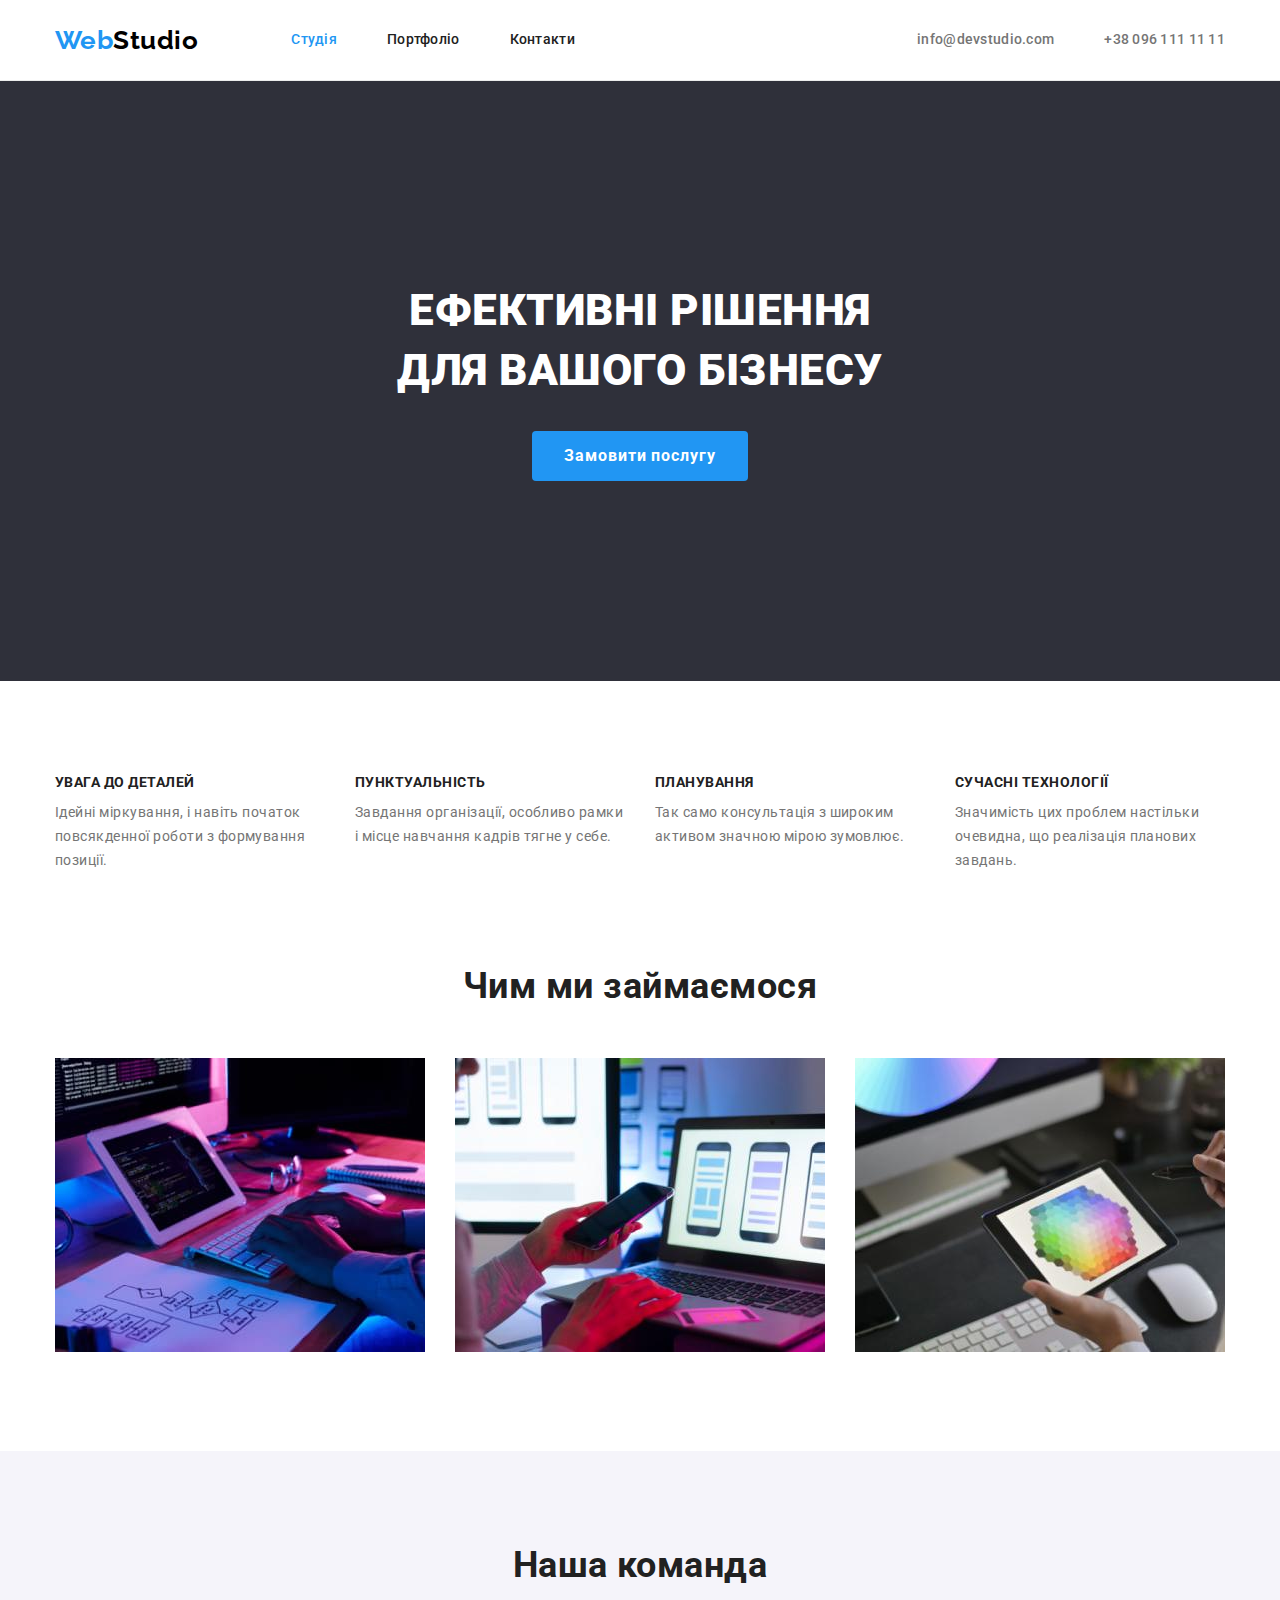
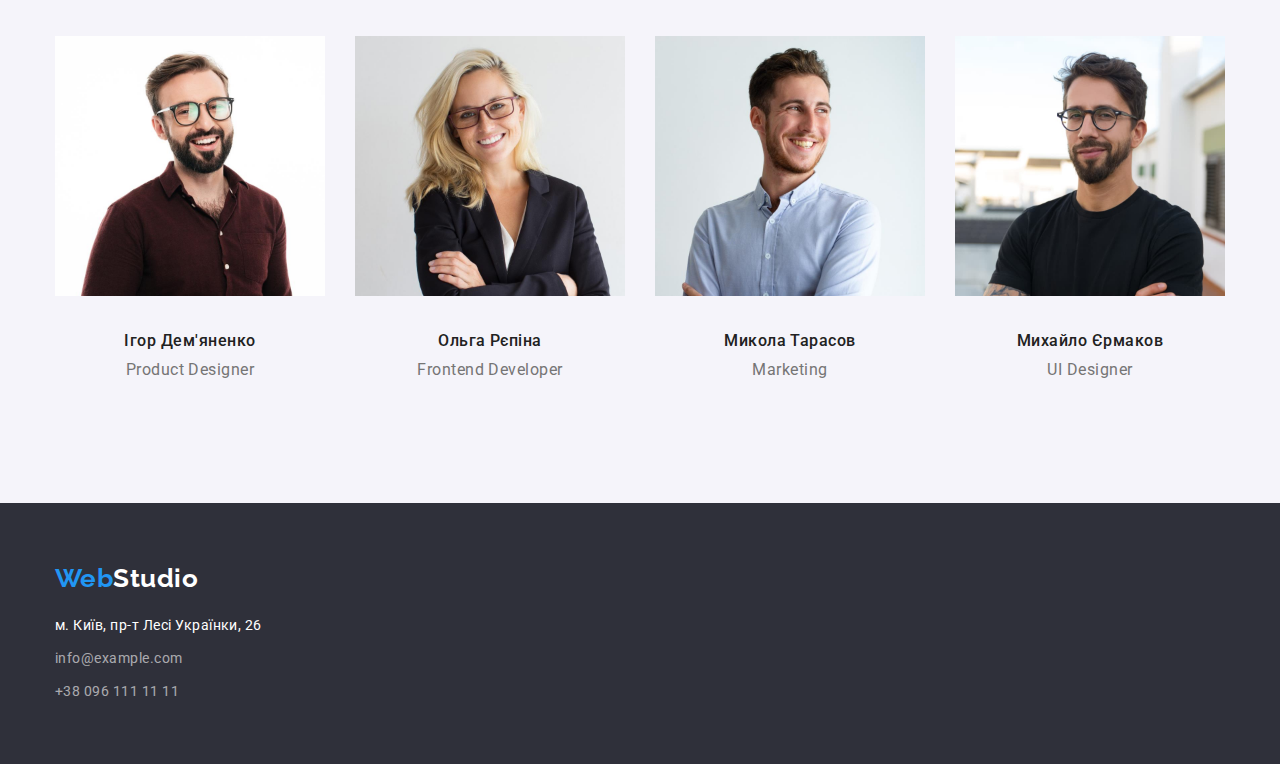
<file: index.html>
<!DOCTYPE html>
<html lang="uk">
  <head>
    <meta charset="UTF-8" />
    <meta http-equiv="X-UA-Compatible" content="IE=edge" />
    <meta name="viewport" content="width=device-width, initial-scale=1.0" />
    <title>Веб студія WebStudio</title>
    <link
      href="https://fonts.googleapis.com/css2?family=Raleway:wght@700&family=Roboto:wght@400;500;700;900&display=swap"
      rel="stylesheet"
    />
    <link
      rel="stylesheet"
      href="https://cdnjs.cloudflare.com/ajax/libs/modern-normalize/1.1.0/modern-normalize.min.css"
    />
    <link rel="stylesheet" href="./css/style.css" />
  </head>
  <body>
    <header class="page">
     <div class="container main-container">
        <nav class="header-nav">
          <a href="./index.html" class="logo-web">Web<span class="logo-studio">Studio</span></a>
          <ul class="site-nav list">
            <li class="item"><a href="./index.html" class="link current">Студія</a></li>
            <li class="item"><a href="./portfolio.html" class="link">Портфоліо</a></li>
            <li class="item"><a href="" class="link">Контакти</a></li>
          </ul>
        </nav>
        <ul class="list contacts">
          <li class="item"><a href="mailto:info@devstudio.com" class="link-top">info@devstudio.com</a></li>
          <li class="item"><a href="tel:+380961111111" class="link-top">+38 096 111 11 11</a></li>
        </ul>
        </div>
         </header>
    <main>
      <section class="hero">
        <div class="container">
        <h1 class="module-hero">Ефективні рішення <br />для вашого бізнесу</h1>
        <button type="button" class="module-title">Замовити послугу</button>
        </div>
      </section>
      <section class="block section section-reset">
        <div class="container">
        <h2 class="hidden-block">Особливості роботи</h2>
        <ul class="list description">
          <li class="item">
            <h3 class="underlist">УВАГА ДО ДЕТАЛЕЙ</h3>
            <p class="undertitle">
              Ідейні міркування, і навіть початок повсякденної роботи з формування позиції.
            </p>
          </li>
          <li class="item">
            <h3 class="underlist">ПУНКТУАЛЬНІСТЬ</h3>
            <p class="undertitle">
              Завдання організації, особливо рамки і місце навчання кадрів тягне у себе.
            </p>
          </li>
          <li class="item">
            <h3 class="underlist">ПЛАНУВАННЯ</h3>
            <p class="undertitle">
              Так само консультація з широким активом значною мірою зумовлює.
            </p>
          </li>
          <li class="item">
            <h3 class="underlist">СУЧАСНІ ТЕХНОЛОГІЇ</h3>
            <p class="undertitle">
              Значимість цих проблем настільки очевидна, що реалізація планових завдань.
            </p>
          </li>
        </ul>
      </div>
      </section>
      <section class="block-work section">
        <div class="container">
        <h2 class="headline">Чим ми займаємося</h2>
        <ul class="list block-work-list">
          <li class="item">
            <img src="./images/typing.jpg" alt="приклад роботи1" width="370" />
          </li>
          <li class="item">
            <img src="./images/phone.jpg" alt="приклад роботи2" width="370" />
          </li>
          <li class="item">
            <img src="./images/tablet.jpg" alt="приклад роботи3" width="370" />
          </li>
        </ul>
      </section>
      <section class="team-block section">
        <div class="container ">
        <h2 class="headline">Наша команда</h2>
        <ul class="list team-list">
          <li class="item">
            <img src="./images/firstman.jpg" alt="Product Designer" width="270" />
            <div class="card">
            <h3 class="name">Ігор Дем'яненко</h3>
            <p class="occupation">Product Designer</p>
            </div>
          </li>
          <li class="item">
            <img src="./images/girl.jpg" alt="Frontend Developer" width="270" />
            <div class="card">
            <h3 class="name">Ольга Рєпіна</h3>
            <p class="occupation">Frontend Developer</p>
            </div>
          </li>
          <li class="item">
            <img src="./images/secondman.jpg" alt="Marketing" width="270" />
            <div class="card">
            <h3 class="name">Микола Тарасов</h3>
            <p class="occupation">Marketing</p>
            </div>
          </li>
          <li class="item">
            <img src="./images/thirdman.jpg" alt="UI Designer" width="270" />
            <div class="card">
            <h3 class="name">Михайло Єрмаков</h3>
            <p class="occupation">UI Designer</p>
            </div>
          </li>
        </ul>
        </div>
      </section>
    </main>
    <footer>
      <div class="container">
      <a href="./index.html" class="logo-web">Web<span class="logo-studio">Studio</span></a>
      <address>
        <ul class="list">
          <li class="list-footer">
            <a
              href="https://goo.gl/maps/FgoHREFZoCHaMx2k9"
              target="_blank"
              rel="noopener noreferrer"
              class="link-info"
              >м. Київ, пр-т Лесі Українки, 26</a
            >
          </li>
          <li class="list-footer">
            <a href="mailto:info@example.com" class="link-bottom">info@example.com</a>
          </li>
          <li class="list-footer"><a href="tel:+380961111111" class="link-bottom">+38 096 111 11 11</a></li>
        </ul>
      </address>
      </div>
    </footer>
  </body>
</html>
</file>
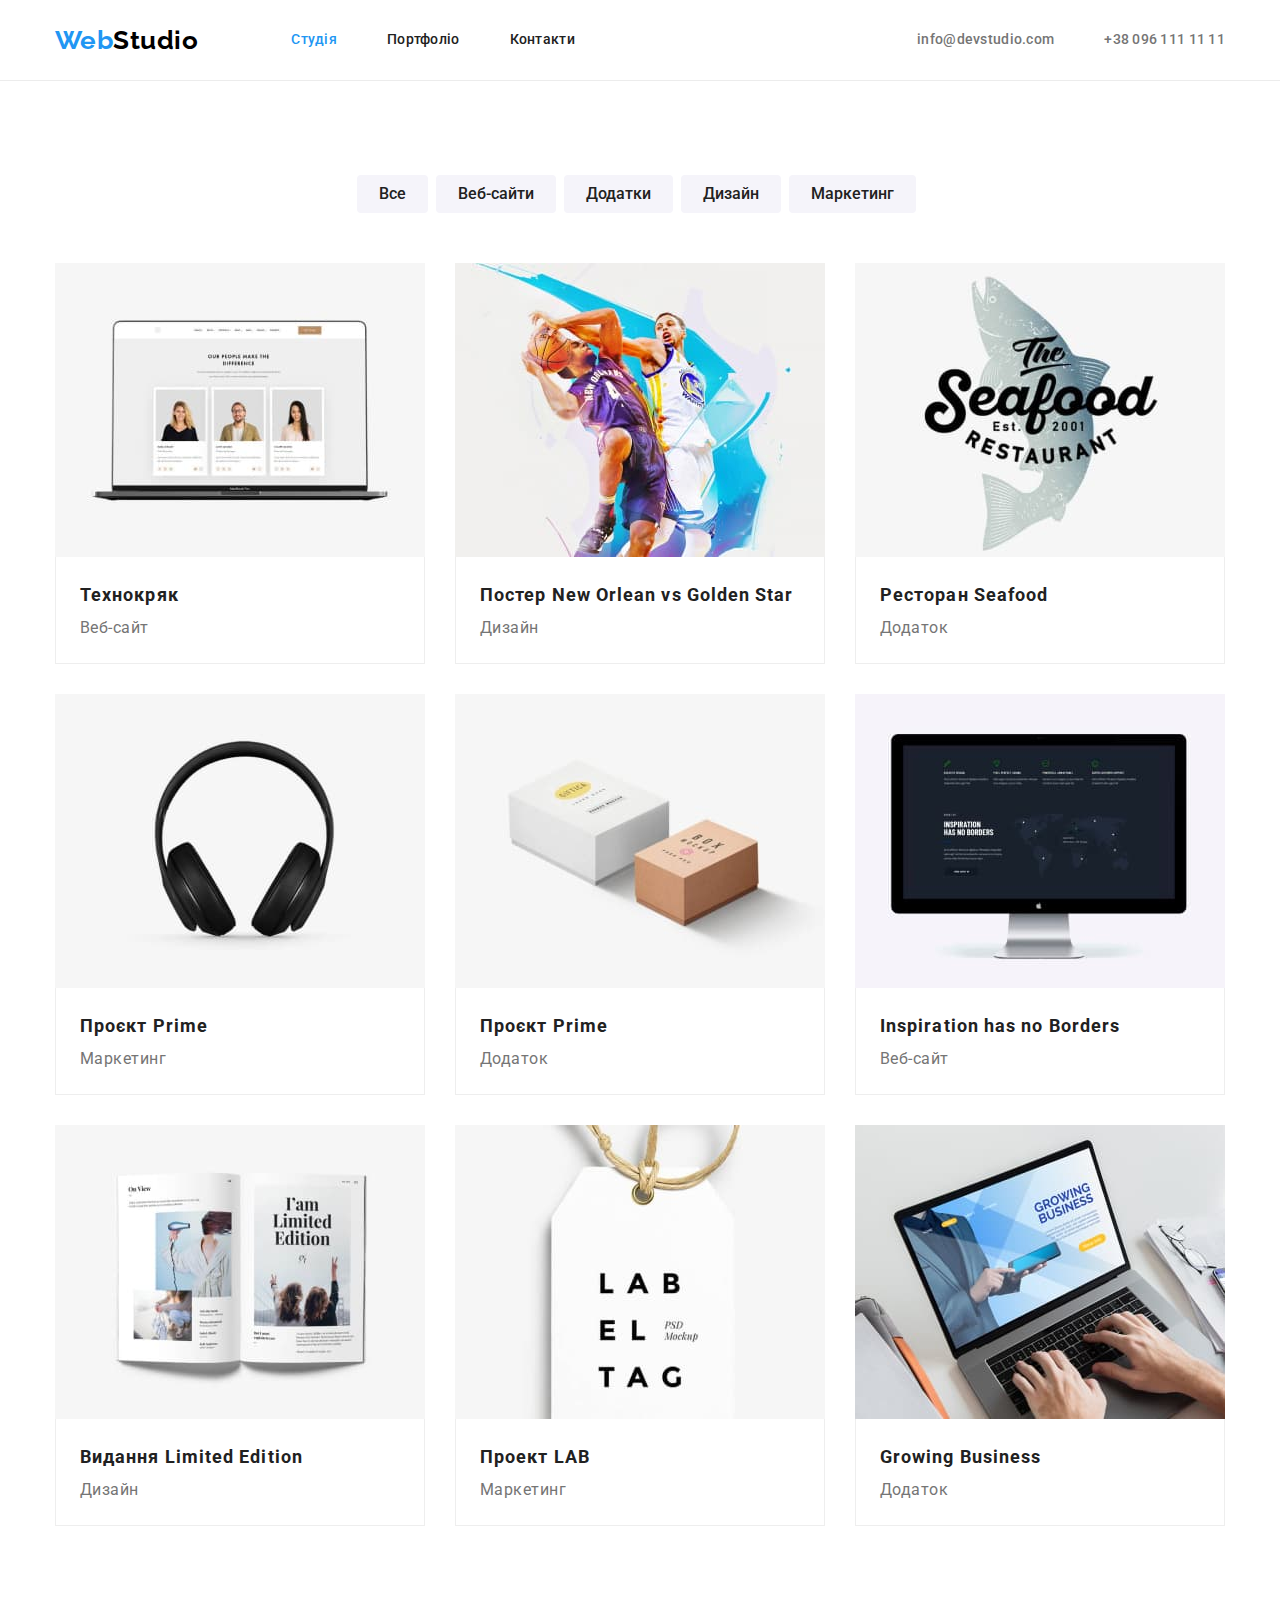
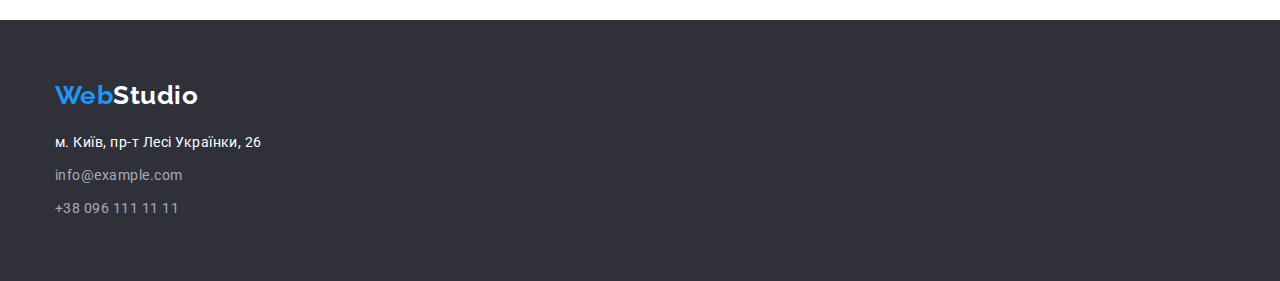
<file: portfolio.html>
<!DOCTYPE html>
<html lang="uk">
  <head>
  <meta charset="UTF-8" />
    <meta http-equiv="X-UA-Compatible" content="IE=edge" />
    <meta name="viewport" content="width=device-width, initial-scale=1.0" />
    <title>Веб студія WebStudio</title>
    <link
      href="https://fonts.googleapis.com/css2?family=Raleway:wght@700&family=Roboto:wght@400;500;700;900&display=swap"
      rel="stylesheet"
    />
    <link
      rel="stylesheet"
      href="https://cdnjs.cloudflare.com/ajax/libs/modern-normalize/1.1.0/modern-normalize.min.css"
    />
    <link rel="stylesheet" href="./css/style.css" />
  </head>
  <body>
   <header class="page">
     <div class="container main-container">
        <nav class="header-nav">
          <a href="./index.html" class="logo-web">Web<span class="logo-studio">Studio</span></a>
          <ul class="site-nav list">
            <li class="item"><a href="./index.html" class="link current">Студія</a></li>
            <li class="item"><a href="./portfolio.html" class="link">Портфоліо</a></li>
            <li class="item"><a href="" class="link">Контакти</a></li>
          </ul>
        </nav>
        <ul class="list contacts">
          <li class="item"><a href="mailto:info@devstudio.com" class="link-top">info@devstudio.com</a></li>
          <li class="item"><a href="tel:+380961111111" class="link-top">+38 096 111 11 11</a></li>
        </ul>
        </div>
         </header>
    <main>
      <section class="portfolio section">
        <h1 class="hidden-block">Наши роботи</h1>
        <div class="container">
        <ul class="sort list">
          <li class="item"><button type="button">Все</button></li>
          <li class="item"><button type="button">Веб-сайти</button></li>
          <li class="item"><button type="button">Додатки</button></li>
          <li class="item"><button type="button">Дизайн</button></li>
          <li class="item"><button type="button">Маркетинг</button></li>
        </ul>
        <ul class="project-work list">
          <li class="item">
            <a href=""
              ><img src="./images/laptop.jpg" alt="сайт" width="370" />
              <div class="galary">
              <h2 class="project-branch">Технокряк</h2>
              <p class="content">Веб-сайт</p>
              </div>
            </a>
          </li>
          <li class="item">
            <a href=""
              ><img src="./images/poster.jpg" alt="дизайн" width="370" />
              <div class="galary">
              <h2 class="project-branch">Постер New Orlean vs Golden Star</h2>
              <p class="content">Дизайн</p>
              </div>
            </a>
          </li>
          <li class="item">
            <a href=""
              ><img src="./images/restaurant.jpg" alt="додаток" width="370" />
              <div class="galary">
              <h2 class="project-branch">Ресторан Seafood</h2>
              <p class="content">Додаток</p>
              </div>
            </a>
          </li>
          <li class="item">
            <a href=""
              ><img src="./images/earphones.jpg" alt="маркетинг" width="370" />
              <div class="galary">
              <h2 class="project-branch">Проєкт Prime</h2>
              <p class="content">Маркетинг</p>
              </div>
            </a>
          </li>
          <li class="item">
            <a href=""
              ><img src="./images/boxes.jpg" alt="коробки" width="370" />
              <div class="galary">
              <h2 class="project-branch">Проєкт Prime</h2>
              <p class="content">Додаток</p>
              </div>
            </a>
          </li>
          <li class="item">
            <a href=""
              ><img src="./images/screen.jpg" alt="екран" width="370" />
              <div class="galary">
              <h2 class="project-branch">Inspiration has no Borders</h2>
              <p class="content">Веб-сайт</p>
              </div>
            </a>
          </li>
          <li class="item">
            <a href=""
              ><img src="./images/book.jpg" alt="книга" width="370" />
              <div class="galary">
              <h2 class="project-branch">Видання Limited Edition</h2>
              <p class="content">Дизайн</p>
              </div>
            </a>
          </li>
          <li class="item">
            <a href=""
              ><img src="./images/label.jpg" alt="бирка" width="370" />
              <div class="galary">
              <h2 class="project-branch">Проект LAB</h2>
              <p class="content">Маркетинг</p>
              </div>
            </a>
          </li>
          <li class="item">
            <a href=""
              ><img src="./images/hands.jpg" alt="друк" width="370" />
              <div class="galary">
              <h2 class="project-branch">Growing Business</h2>
              <p class="content">Додаток</p>
              </div>
            </a>
          </li>
        </ul>
      </section>
    </main>
    <footer>
      <div class="container">
      <a href="./index.html" class="logo-web">Web<span class="logo-studio">Studio</span></a>
      <address>
        <ul class="list">
          <li class="list-footer">
            <a
              href="https://goo.gl/maps/FgoHREFZoCHaMx2k9"
              target="_blank"
              rel="noopener noreferrer"
              class="link-info"
              >м. Київ, пр-т Лесі Українки, 26</a
            >
          </li>
          <li class="list-footer">
            <a href="mailto:info@example.com" class="link-bottom">info@example.com</a>
          </li>
          <li class="list-footer"><a href="tel:+380961111111" class="link-bottom">+38 096 111 11 11</a></li>
        </ul>
      </address>
      </div>
    </footer>
  </body>
</html>
</file>
<file: css/style.css>
:root {
    --primary-text-color: #757575; 
    --title-text-color: #212121;
    --accent-color: #2196F3;
    --primary-white-color: #FFFFFF;
    --primary-black-color: #000000; 
    --secondary-dark-color: #2F303A;
    --secondary-white-color: #F5F4FA;
}
h1, h2, h3, ul, p {
    margin: 0;
    padding: 0;
}

body {
    color: var(--primary-text-color);
    

    font-family: 'Roboto', sans-serif;
    letter-spacing: 0.03em;
}

.list {
    list-style: none;
}

.portfolio {
    padding: 94px 0;
}

.container {
width: 1200px;
padding-left: 15px;
padding-right: 15px;
margin: 0 auto;
}

.page {
    border-bottom: 1px solid #ECECEC;
}

.main-container {
    display: flex;
    align-items: center;
    justify-content: space-between;
}

.header-nav {
display: flex;
align-items: center;
}

.logo-web {
    color: var(--accent-color);

    font-family: 'Raleway', sans-serif;
    font-style: normal;
    font-weight: 700;
    font-size: 26px;
    line-height: 1.19;
    text-align: left;
    text-decoration: none;

    margin-right: 93px;
}

footer .logo-web {
    display: inline-block;
    margin-bottom: 20px;
    margin-right: 0;
    padding-right: 0;
}

header .logo-studio {
    color: var(--primary-black-color);
}

footer .logo-studio {
    color: var(--primary-white-color);
}

.site-nav {
    display: flex;
    margin: 0;
    padding: 0;
}

.site-nav .item:not(:last-child) {
    margin-right: 50px;
}

.link {
    color: var(--title-text-color);
    font-weight: 500;
    font-size: 14px;
    letter-spacing: 0.02em;
    line-height: 1.14;
    text-align: left;

    text-decoration: none;
    display: block;
    padding-top: 32px;
    padding-bottom: 32px;


}

.link:hover,
.link:focus {
    color: var(--accent-color);
}

.link.current {
    color: var(--accent-color);
}

.contacts {
    display: flex;
    margin: 0;
    padding: 0;
}

.contacts .item + .item {
    margin-left: 50px;
}

.link-top {
    color: inherit;

    font-weight: 500;
    font-size: 14px;
    line-height: 1.14;
    letter-spacing: 0.02em;

    text-decoration: none;
    display: block;
    padding-top: 32px;
    padding-bottom: 32px;
}

.link-top:hover,
.link-top:focus {
    color: var(--accent-color);
}

.hero {
    background-color: var(--secondary-dark-color);

    text-align: center;
    padding-top: 200px;
    padding-bottom: 200px;
}

.module-hero {
    color: var(--primary-white-color);

    font-weight: 900;
    font-size: 44px;
    line-height: 1.36;
    text-align: center;
    text-transform: uppercase;

    margin-top: 0;
    margin-bottom: 30px;

}

.module-title {
    background-color: var(--accent-color);
    color: var(--primary-white-color);

    font-family: inherit;
    letter-spacing: 0.06em;
    font-weight: 700;
    font-size: 16px;
    line-height: 1.88;
    text-align: center;
    cursor: pointer;

    display: inline-block;
    padding: 10px 32px;
    border: none;
    border-radius: 4px;
}

.hidden-block {
    display: none;
}

.block .description {
    display: flex;
}

.block .item {
    margin-right: 30px;
    width: calc((100% - 90px) / 4);
}

.block .item:last-child {
    margin-right: 0;
}

.block .card {
    padding: 30px 0;
}

.block .underlist {
    color: var(--title-text-color);

    font-weight: 700;
    font-size: 14px;
    line-height: 1.14;
    text-align: left;

    margin-bottom: 10px;
}

.block .undertitle {
    font-size: 14px;
    line-height: 1.71;
}

.section {
    padding-top: 94px;
    padding-bottom: 94px;
}

.section-reset {
    padding-bottom: 0;
}

.block-work {
    vertical-align: top;
    text-align: center;
}

.block-work .block-work-list {
    display: flex;
}
.block-work .item {
    margin-right: 30px;
    width: calc((100% - 60px) / 3);
}

.block-work .item:last-child {
margin-right: 0;
}
.team-block {
    background-color: var(--secondary-white-color);
}
.block-work .headline, .team-block .headline {
    color: var(--title-text-color);
    
    font-weight: 700;
    font-size: 36px;
    line-height: 1.16;
    text-align: center;

    margin-bottom: 50px;
}

.team-block .name {
    color: var(--title-text-color);

    font-weight: 500;
    font-size: 16px;
    line-height: 1.19;

    margin-bottom: 10px;
    text-align: center;
}

.team-block .occupation {
    font-size: 16px;
    line-height: 1.19;
    margin: 0;
    text-align: center;
}

.team-list {
    display: flex;
}

.team-block .item {
    margin-right: 30px;
    width: 270px;
    border-radius: 0px 0px 4px 4px ;

}

.team-block .item:last-child {
margin-right: 0;
}

.team-block .card {
    padding: 30px 0;
}
footer {
    background-color: var(--secondary-dark-color);
    padding-top: 60px;
    padding-bottom: 60px;
}
.list-footer:not(:last-child) {
    margin-bottom: 9px;

}

.link-bottom {
    color: rgba(255, 255, 255, 0.6);

    font-style: normal;
    font-size: 14px;
    line-height: 1.71;
    text-align: left;

    text-decoration: none;
}

.link-bottom:hover,
.link-bottom:focus {
    color: var(--accent-color);
}

.link-info {
    color: var(--primary-white-color);

    font-style: normal;
    font-size: 14px;
    line-height: 1.71;

    text-decoration: none;
}

.link-info:hover,
.link-info:focus {
    color: var(--accent-color);
}

.sort {
    display: flex;
    justify-content: center;
    margin-bottom: 50px;
}

.sort .item {
    margin-right: 8px;
}

.sort button {
    color: var(--title-text-color);
    background-color: var(--secondary-white-color);

    font-family: inherit;
    font-weight: 500;
    font-size: 16px;
    line-height: 1.62;
    text-align: center;
    cursor: pointer;

    padding: 6px 22px;
    border: none;
    border-radius: 4px;
}

.sort button:hover,
.sort button:focus {
    background: var(--accent-color);
    color: var(--primary-white-color);
}

.project-work {
    display: flex;
    flex-wrap: wrap;
}

.project-work .item {
    margin-right: 30px;
    margin-bottom: 30px;
    width: 370px;
}

.project-work .item:nth-child(3n) {
    margin-right: 0;
}

.project-work .item:nth-last-child(-n+3) {
    margin-bottom: 0;
}

.project-work img {
    display: block;
}

.project-work .galary {
    padding: 20px 24px;
    border-left: 1px solid #EEEEEE;
    border-right: 1px solid #EEEEEE;
    border-bottom: 1px solid #EEEEEE;
}

.project-work a {
    color: inherit;

    text-decoration: none;
}

.project-work .project-branch {
    color: var(--title-text-color);

    font-weight: 700;
    font-size: 18px;
    letter-spacing: 0.06em;
    line-height: 2;

}

.content {
    font-size: 16px;
    line-height: 1.88;
    text-align: left;
}
</file>
